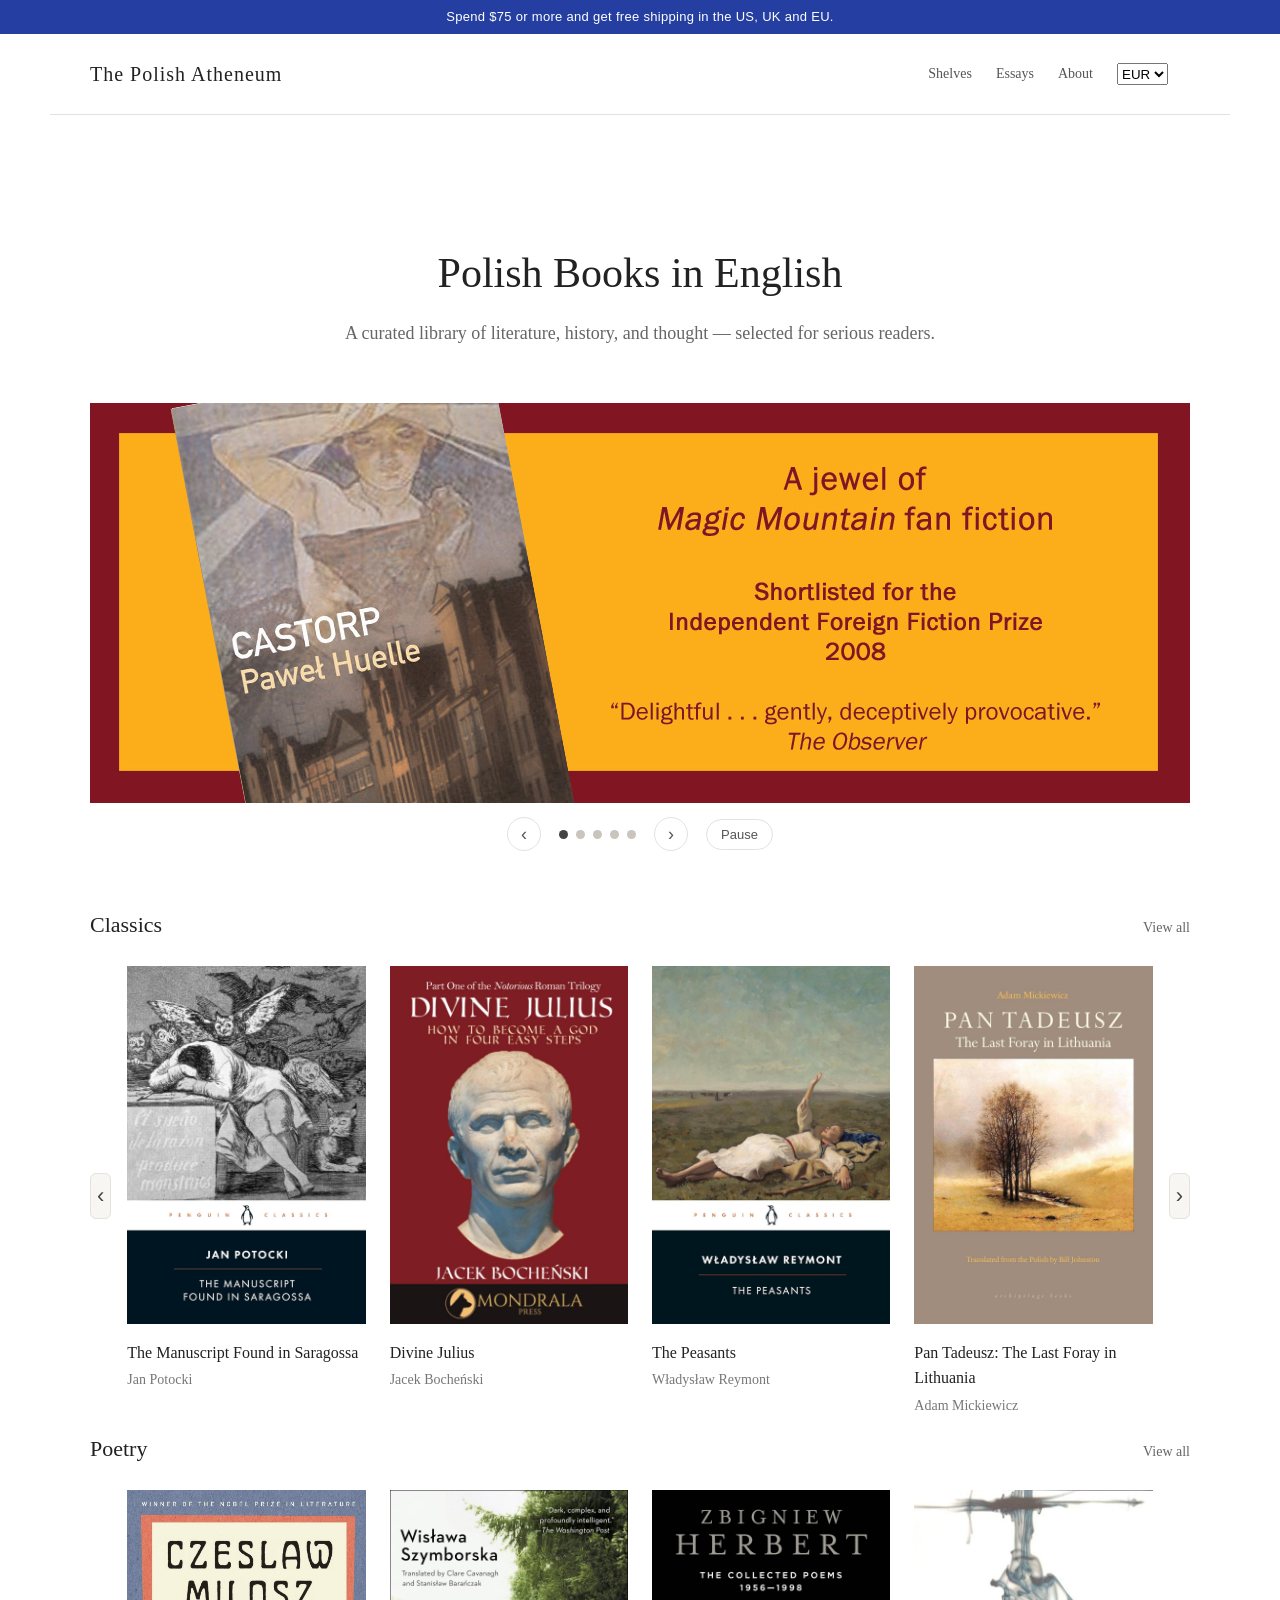
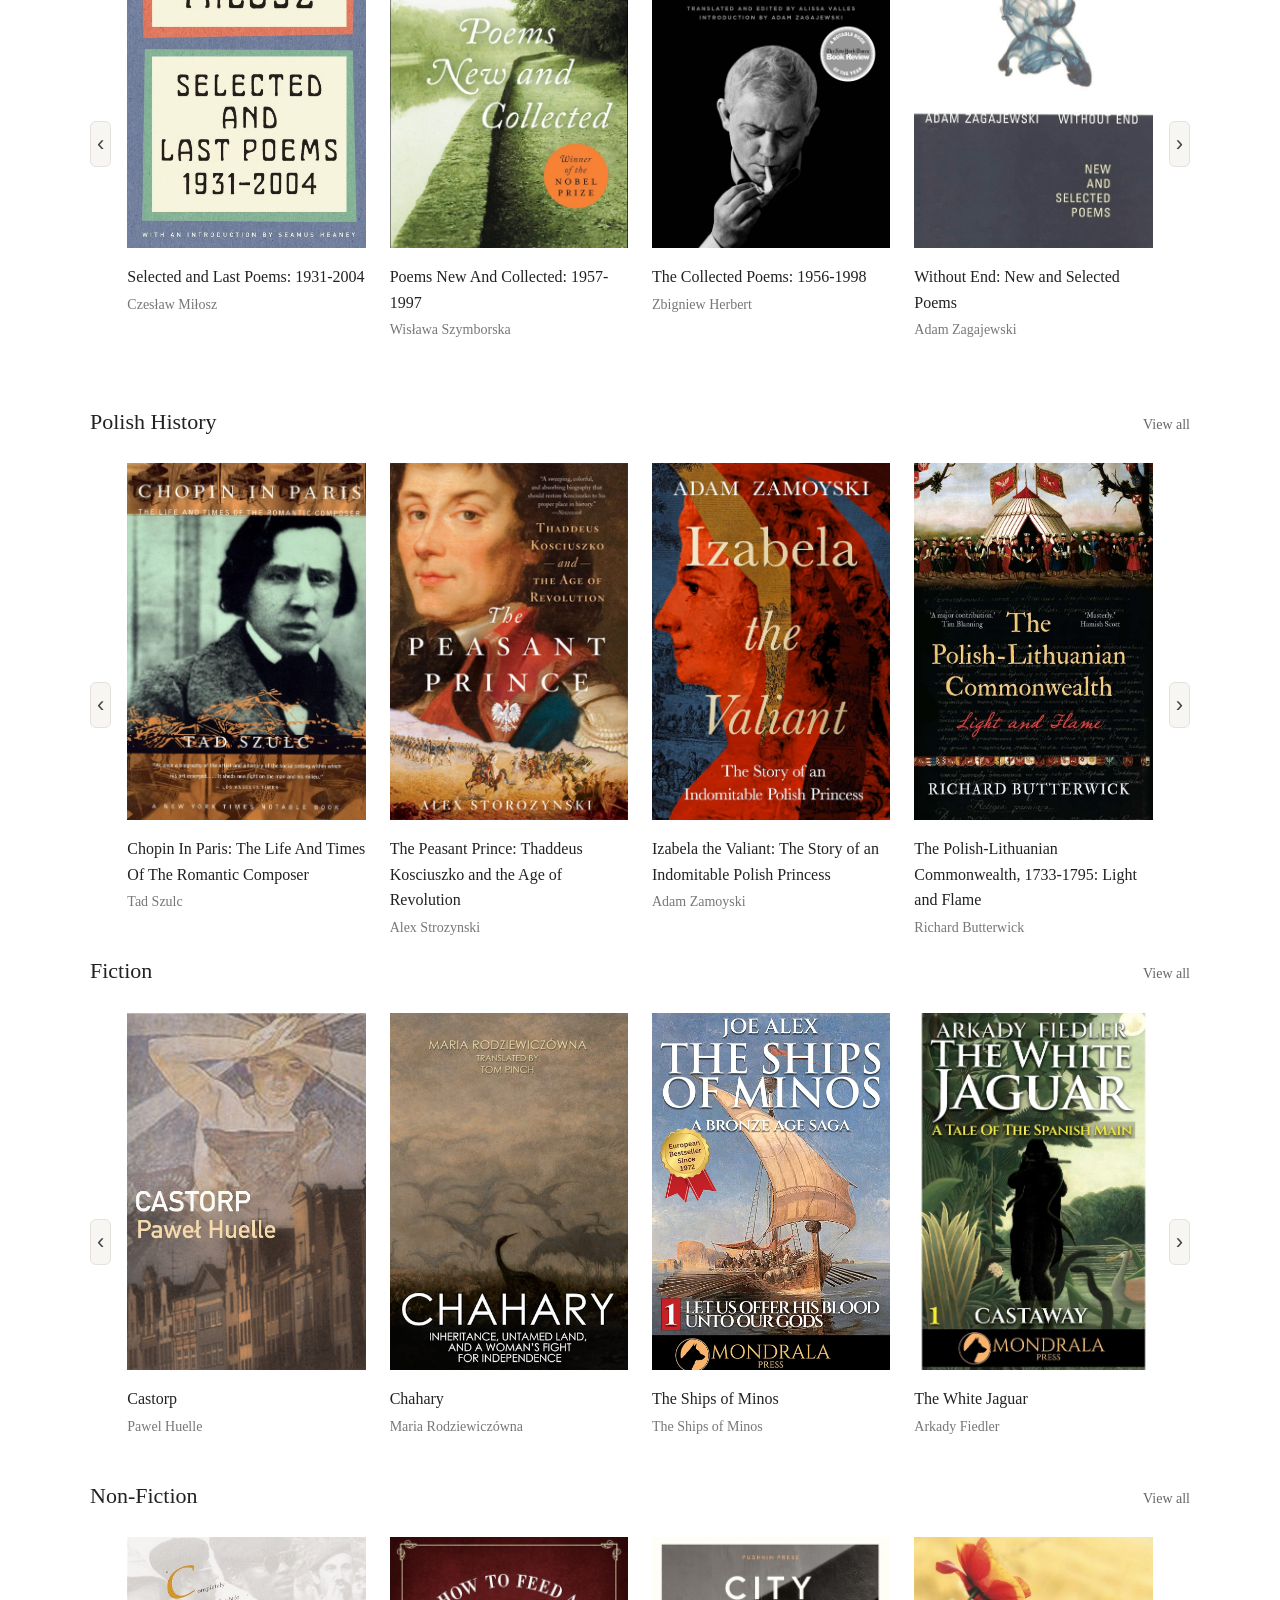
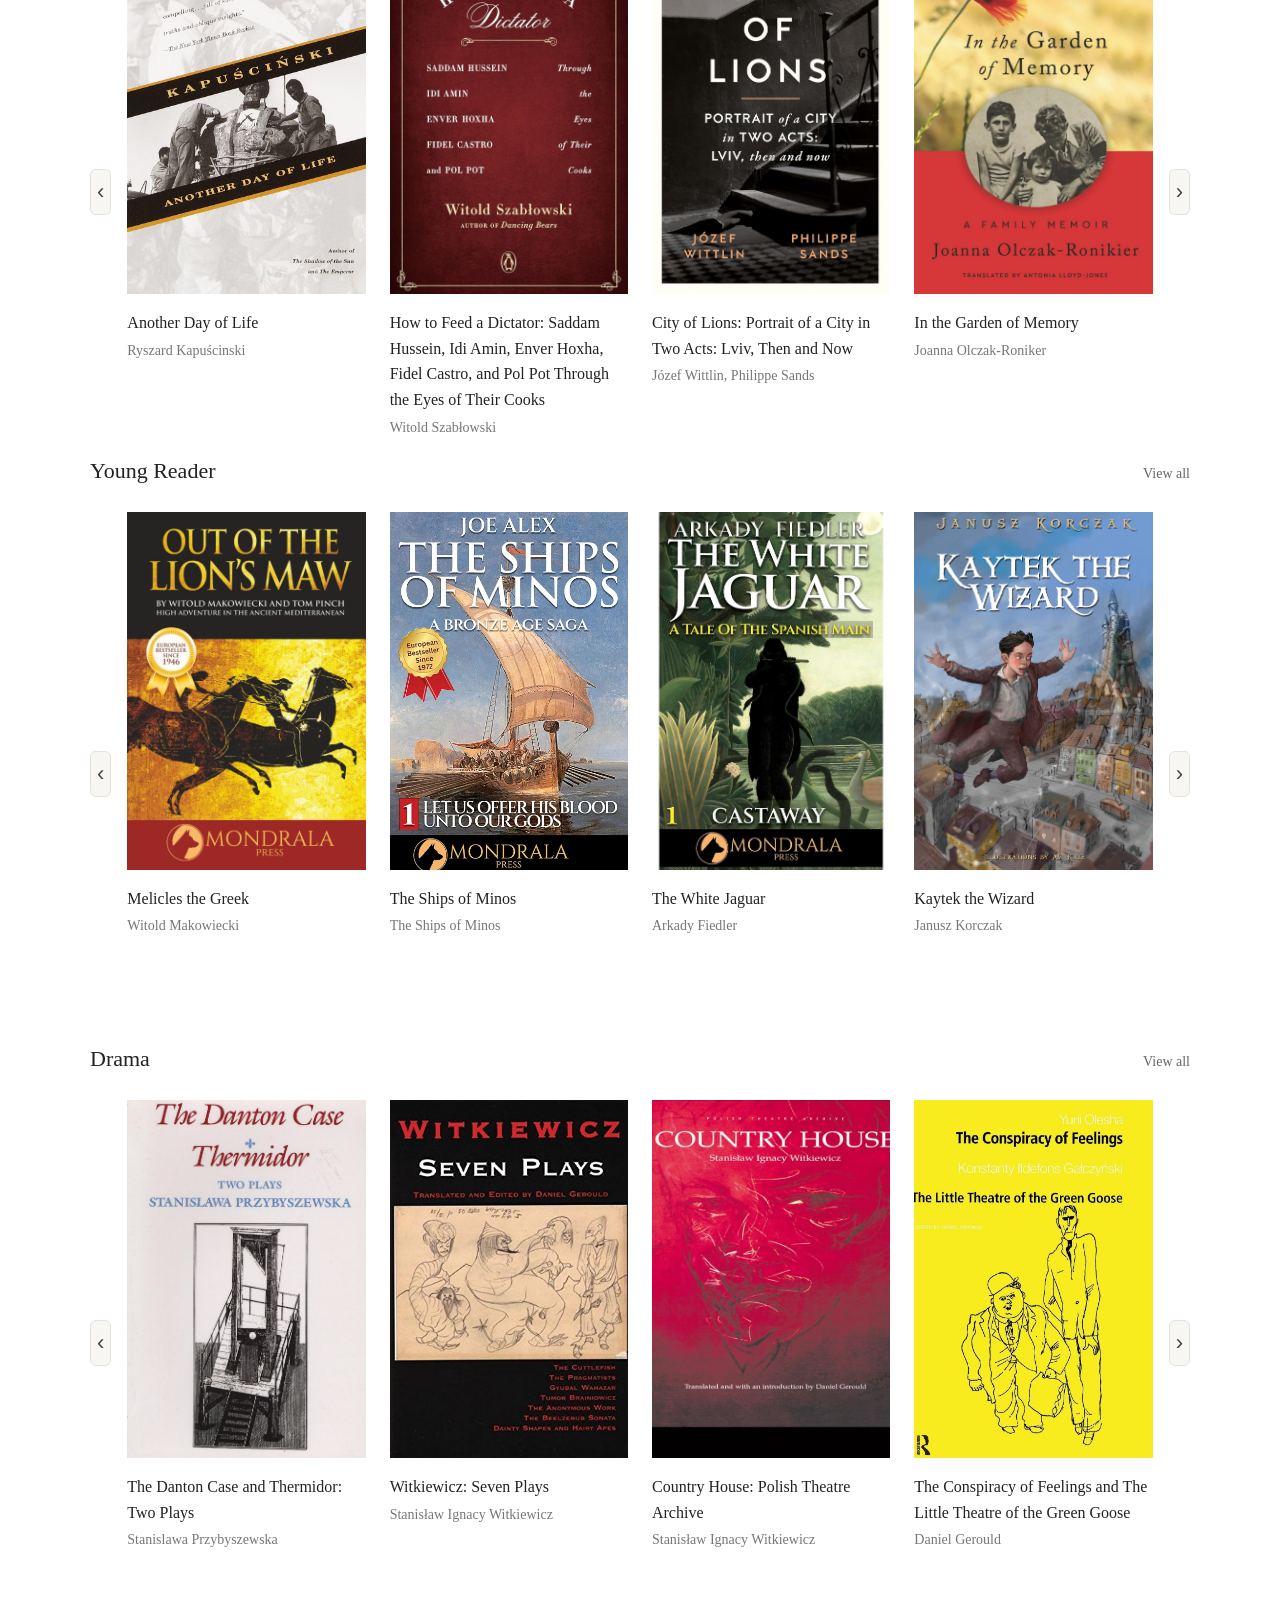
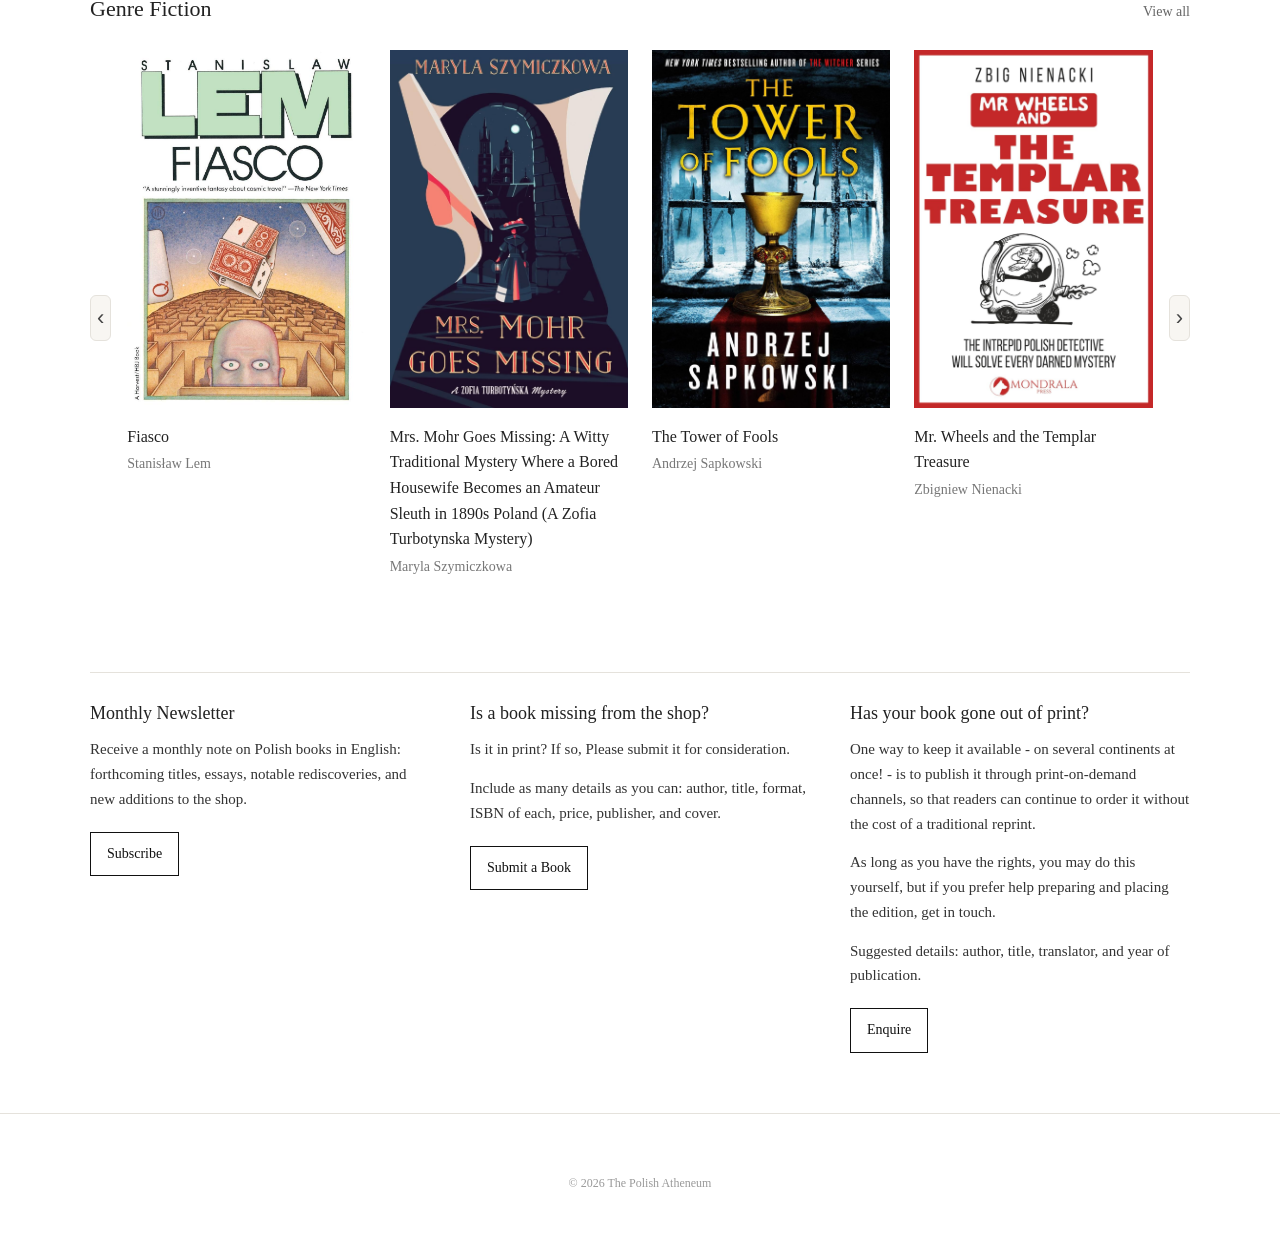
<file: index.html>
<!DOCTYPE html>
<html lang="en">
<head>
  <meta charset="UTF-8" />
  <meta name="viewport" content="width=device-width, initial-scale=1" />
  <title>The Polish Atheneum</title>
  <link rel="stylesheet" href="style.css" />
  <style>
    /* Homepage featured slider only */
    .feature-slider {
      max-width: 1180px;
      margin: 0 auto 46px;
      padding: 0 40px;
      box-sizing: border-box;
    }

    .feature-stage {
      position: relative;
      overflow: hidden;
      background: #f3f0ea;
    }

    .feature-track {
      display: flex;
      transition: transform 0.45s ease;
      will-change: transform;
    }

    .feature-slide {
      flex: 0 0 100%;
      display: block;
    }

    .feature-slide img {
      width: 100%;
      aspect-ratio: 11 / 4;
      object-fit: cover;
      display: block;
      background: #e7e2d8;
    }

    .feature-controls {
      display: flex;
      align-items: center;
      justify-content: center;
      gap: 18px;
      margin-top: 14px;
    }

    .feature-dots {
      display: flex;
      align-items: center;
      gap: 8px;
    }

    .feature-dot {
      width: 9px;
      height: 9px;
      border-radius: 50%;
      border: none;
      background: #c9c4bc;
      cursor: pointer;
      padding: 0;
    }

    .feature-dot.active {
      background: #444;
    }

    .feature-arrow,
    .feature-pause {
      border: 1px solid #e5e2dc;
      background: #fff;
      color: #555;
      cursor: pointer;
      border-radius: 20px;
      font-size: 13px;
      line-height: 1;
    }

    .feature-arrow {
      width: 34px;
      height: 34px;
      border-radius: 50%;
      font-size: 18px;
      display: inline-flex;
      align-items: center;
      justify-content: center;
      padding: 0;
    }

    .feature-pause {
      padding: 8px 14px;
    }

    .feature-arrow:hover,
    .feature-pause:hover {
      border-color: #d6d1c9;
    }

    .marketing-strip {
      max-width: 1180px;
      margin: 0 auto 60px;
      padding: 0 40px;
      box-sizing: border-box;
    }

    .marketing-grid {
      display: grid;
      grid-template-columns: repeat(3, minmax(0, 1fr));
      gap: 40px;
      border-top: 1px solid #e5e2dc;
      padding-top: 28px;
    }

    .marketing-col h3 {
      font-size: 18px;
      line-height: 1.35;
      margin: 0 0 12px;
      font-weight: 500;
    }

    .marketing-col p {
      font-size: 15px;
      line-height: 1.65;
      color: #333;
      margin: 0 0 14px;
    }

    .marketing-button {
      display: inline-block;
      border: 1px solid #111;
      color: #111;
      text-decoration: none;
      padding: 10px 16px;
      font-size: 14px;
      margin-top: 6px;
      transition: background 0.2s ease, color 0.2s ease;
    }

    .marketing-button:hover {
      background: #111;
      color: #fff;
    }

    .marketing-note {
      font-size: 13px;
      line-height: 1.6;
      color: #777;
      margin-top: 10px;
    }

    @media (max-width: 1100px) {
      .feature-slider,
      .marketing-strip {
        padding-left: clamp(60px, 7vw, 120px);
        padding-right: clamp(60px, 7vw, 120px);
      }
    }

    @media (max-width: 900px) {
      .marketing-grid {
        grid-template-columns: 1fr;
        gap: 28px;
      }
    }

    @media (max-width: 600px) {
      .feature-slider,
      .marketing-strip {
        padding: 0 18px;
      }

      .feature-slider {
        margin-bottom: 34px;
      }

      .feature-slide {
        aspect-ratio: 800 / 685;
        height: auto;
      }

      .feature-slide img {
        width: 100%;
        height: 100%;
        object-fit: cover;
      }

      .feature-controls {
        gap: 12px;
        flex-wrap: wrap;
      }

      .marketing-strip {
        margin-bottom: 42px;
      }
    }
  </style>
</head>

<body>
  <div class="top-banner">
    Spend $75 or more and get free shipping in the US, UK and EU.
  </div>

  <header>
    <div class="site-title">The Polish Atheneum</div>

    <nav>
      <a href="#">Shelves</a>
      <a href="#">Essays</a>
      <a href="#">About</a>

      <select id="currency-selector">
        <option value="EUR">EUR</option>
        <option value="USD">USD</option>
        <option value="GBP">GBP</option>
      </select>
    </nav>
  </header>

  <section class="hero">
    <h1>Polish Books in English</h1>
    <p>A curated library of literature, history, and thought — selected for serious readers.</p>
  </section>

  <section class="feature-slider" aria-label="Featured books and collections">
    <div class="feature-stage">
      <div class="feature-track" id="featureTrack"></div>
    </div>

    <div class="feature-controls">
      <button class="feature-arrow" id="featurePrev" type="button" aria-label="Previous slide">&#8249;</button>
      <div class="feature-dots" id="featureDots"></div>
      <button class="feature-arrow" id="featureNext" type="button" aria-label="Next slide">&#8250;</button>
      <button class="feature-pause" id="featurePause" type="button">Pause</button>
    </div>
  </section>

  
  <main id="shelvesRoot" class="shelves-root"></main>

<section class="marketing-strip" aria-label="Newsletter and submissions">
    <div class="marketing-grid">
      <div class="marketing-col">
        <h3>Monthly Newsletter</h3>
        <p>
          Receive a monthly note on Polish books in English: forthcoming titles,
          essays, notable rediscoveries, and new additions to the shop.
        </p>
        <a href="https://thepolishatheneum.substack.com/" target="_blank" rel="noopener" class="marketing-button">
          Subscribe
        </a>
       
      </div>

      <div class="marketing-col">
        <h3>Is a book missing from the shop?</h3>
        <p>
          Is it in print? If so, Please submit it for consideration.
        </p>
        <p class="marketing-note">
          Include as many details as you can: author, title, format, ISBN of each, price, publisher, and cover.
        </p>
        <a href="submit-book.html" class="marketing-button">
          Submit a Book
        </a>
      </div>

      <div class="marketing-col">
        <h3>Has your book gone out of print?</h3>
        <p>
          One way to keep it available - on several continents at once! - is to publish it through print-on-demand channels,
          so that readers can continue to order it without the cost of a traditional reprint.
        </p>
        <p>
          As long as you have the rights, you may do this yourself, but if you prefer help preparing and placing the edition,
          get in touch.
        </p>
        <p class="marketing-note">
          Suggested details: author, title, translator, and year of publication.
        </p>
        <a href="contact.html" class="marketing-button">
          Enquire
        </a>
      </div>
    </div>
  </section>

  
  <footer>© 2026 The Polish Atheneum</footer>

  <script>
    const SHELF_ORDER = [
      "Classics",
      "Poetry",
      "Polish History",
      "Fiction",
      "Genre Literature",
      "Non-Fiction",
      "Young Reader"
    ];

    const MAX_ROW_ITEMS = 14;

    const CURRENCY_KEY = "vistula_currency";
    const SYMBOL = { EUR: "€", USD: "$", GBP: "£" };

    const FEATURE_SLIDES = [
      { image: "slides/slide-1.jpg", link: "book.html?id=castorp", alt: "Castorp" },
      { image: "slides/slide-2.jpg", link: "book.html?id=wheels-templars", alt: "Mr. Wheels and the Templar Treasure" },
      { image: "slides/slide-3.jpg", link: "book.html?id=chahary", alt: "Chahary" },
      { image: "slides/slide-4.jpg", link: "book.html?id=another-day-of-life", alt: "Another Day of Life" },
      { image: "slides/slide-5.jpg", link: "book.html?id=izabela-the-valiant", alt: "Izabela the Valiant" }
    ];

    const SHELF_ALIASES = {
      "non-fiction": "Non-Fiction",
      "non fiction": "Non-Fiction",
      "genre literature": "Genre Literature",
      "young reader": "Young Reader",
      "polish history": "Polish History",
      "books in focus": "Books in Focus"
    };

    let featureIndex = 0;
    let featureTimer = null;
    let featurePaused = false;
    const FEATURE_INTERVAL = 8000;

    function getCurrency() {
      return localStorage.getItem(CURRENCY_KEY) || "EUR";
    }

    function setCurrency(cur) {
      localStorage.setItem(CURRENCY_KEY, cur);
    }

    function formatMoney(value, cur) {
      if (value === null || value === undefined || value === "") return "";
      const num = Number(value);
      const formatted = Number.isFinite(num) ? num.toFixed(2) : String(value);
      return `${SYMBOL[cur] || ""}${formatted}`;
    }

    function priceFor(book, cur) {
      if (cur === "USD") return book.price_usd ?? "";
      if (cur === "GBP") return book.price_gbp ?? "";
      return book.price_eur ?? "";
    }

    const categoryHref = name => `category.html?name=${encodeURIComponent(name)}`;
    const bookHref = id => `book.html?id=${encodeURIComponent(id)}`;

    async function loadCatalog() {
      const res = await fetch("catalog.json");
      if (!res.ok) throw new Error("Could not load catalog.json");
      return await res.json();
    }

    function canonicalShelfName(name) {
      const raw = String(name || "").trim();
      if (!raw) return "";
      const alias = SHELF_ALIASES[raw.toLowerCase()];
      return alias || raw;
    }

    function normalizeShelves(b) {
      if (Array.isArray(b.shelves)) {
        return b.shelves.map(canonicalShelfName).filter(Boolean);
      }
      if (typeof b.shelves === "string" && b.shelves.trim()) {
        return b.shelves.split(";").map(canonicalShelfName).filter(Boolean);
      }
      if (b.shelf) return [canonicalShelfName(b.shelf)].filter(Boolean);
      if (b.category) return [canonicalShelfName(b.category)].filter(Boolean);
      return ["More"];
    }

    function groupByShelf(books) {
      const map = new Map();

      for (const b of books) {
        const shelves = normalizeShelves(b);
        for (const shelf of shelves) {
          if (!map.has(shelf)) map.set(shelf, []);
          map.get(shelf).push(b);
        }
      }

      return map;
    }

    function bookCardHTML(b, cur) {
      const cover = b.cover
        ? `<img class="cover-img" src="${b.cover}" alt="${b.title} cover">`
        : `<div class="cover"></div>`;

      const v = priceFor(b, cur);

      return `
        <a class="book" href="${bookHref(b.id)}">
          ${cover}
          <h3>${b.title}</h3>
          <p class="author">${b.author}</p>
          <p class="price">${formatMoney(v, cur)}</p>
        </a>
      `;
    }

    function viewAllCardHTML(shelfName, total) {
      return `
        <a class="book view-all-card" href="${categoryHref(shelfName)}">
          <div class="view-all-box">
            <div class="view-all-title">View all</div>
            <div class="view-all-sub">${total} titles</div>
          </div>
        </a>
      `;
    }

    function shelfSectionHTML(title, books, cur) {
      const sortedBooks = [...books].sort((a, b) => {
        const ao = Number(a.shelf_order ?? 999999);
        const bo = Number(b.shelf_order ?? 999999);
        if (ao !== bo) return ao - bo;
        return String(a.title || "").localeCompare(String(b.title || ""));
      });

      const total = sortedBooks.length;
      const shown = sortedBooks.slice(0, MAX_ROW_ITEMS);
      const showViewAll = total > shown.length;

      const carouselId = `carousel-${encodeURIComponent(title).replace(/%/g, "")}`;

      return `
        <section class="shelf-section">
          <div class="shelf-head">
            <h2><a class="shelf-title-link" href="${categoryHref(title)}">${title}</a></h2>
            <a class="shelf-link" href="${categoryHref(title)}">View all</a>
          </div>

          <div class="carousel-wrap">
            <button class="carousel-btn prev" data-target="${carouselId}">‹</button>

            <div class="row-carousel" id="${carouselId}">
              ${shown.map(b => bookCardHTML(b, cur)).join("")}
              ${showViewAll ? viewAllCardHTML(title, total) : ""}
            </div>

            <button class="carousel-btn next" data-target="${carouselId}">›</button>
          </div>
        </section>
      `;
    }

    function wireCarouselButtons() {
      document.querySelectorAll(".carousel-btn").forEach(btn => {
        btn.addEventListener("click", () => {
          const id = btn.getAttribute("data-target");
          const el = document.getElementById(id);
          if (!el) return;
          const dir = btn.classList.contains("prev") ? -1 : 1;
          el.scrollBy({ left: dir * el.clientWidth, behavior: "smooth" });
        });
      });
    }

    function wireCurrencySelector() {
      const selector = document.getElementById("currency-selector");
      if (!selector) return;

      selector.value = getCurrency();

      selector.addEventListener("change", () => {
        setCurrency(selector.value);
        location.reload();
      });
    }

    function renderFeatureSlider() {
      const track = document.getElementById("featureTrack");
      const dots = document.querySelectorAll(".feature-dot");
      if (!track) return;
      track.style.transform = `translateX(-${featureIndex * 100}%)`;
      dots.forEach((dot, i) => dot.classList.toggle("active", i === featureIndex));
    }

    function goToFeature(index) {
      featureIndex = (index + FEATURE_SLIDES.length) % FEATURE_SLIDES.length;
      renderFeatureSlider();
    }

    function nextFeature() {
      goToFeature(featureIndex + 1);
    }

    function prevFeature() {
      goToFeature(featureIndex - 1);
    }

    function stopFeatureTimer() {
      if (featureTimer) {
        clearInterval(featureTimer);
        featureTimer = null;
      }
    }

    function startFeatureTimer() {
      stopFeatureTimer();
      if (!featurePaused && FEATURE_SLIDES.length > 1) {
        featureTimer = setInterval(nextFeature, FEATURE_INTERVAL);
      }
    }

    function buildFeatureSlider() {
      const track = document.getElementById("featureTrack");
      const dots = document.getElementById("featureDots");
      const prevBtn = document.getElementById("featurePrev");
      const nextBtn = document.getElementById("featureNext");
      const pauseBtn = document.getElementById("featurePause");

      if (!track || !dots || !prevBtn || !nextBtn || !pauseBtn) return;

      track.innerHTML = FEATURE_SLIDES.map((slide, i) => `
        <a class="feature-slide" href="${slide.link}">
          <picture>
            <source media="(max-width: 600px)" srcset="${slide.image.replace('.jpg', '_mobile.jpg')}">
            <img src="${slide.image}" alt="${slide.alt || `Featured slide ${i + 1}`}">
          </picture>
        </a>
      `).join("");

      dots.innerHTML = FEATURE_SLIDES.map((_, i) => `
        <button class="feature-dot${i === 0 ? " active" : ""}" type="button" aria-label="Go to slide ${i + 1}" data-index="${i}"></button>
      `).join("");

      prevBtn.addEventListener("click", () => {
        prevFeature();
        startFeatureTimer();
      });

      nextBtn.addEventListener("click", () => {
        nextFeature();
        startFeatureTimer();
      });

      dots.addEventListener("click", (e) => {
        const btn = e.target.closest(".feature-dot");
        if (!btn) return;
        goToFeature(Number(btn.dataset.index));
        startFeatureTimer();
      });

      pauseBtn.addEventListener("click", () => {
        featurePaused = !featurePaused;
        pauseBtn.textContent = featurePaused ? "Play" : "Pause";
        if (featurePaused) {
          stopFeatureTimer();
        } else {
          startFeatureTimer();
        }
      });

      renderFeatureSlider();
      startFeatureTimer();
    }

    (async () => {
      const root = document.getElementById("shelvesRoot");

      try {
        const cur = getCurrency();
        const books = await loadCatalog();
        const grouped = groupByShelf(books);

        const parts = [];

        for (const name of SHELF_ORDER) {
          const arr = grouped.get(name);
          if (arr && arr.length) {
            parts.push(shelfSectionHTML(name, arr, cur));
            grouped.delete(name);
          }
        }

        const remaining = Array.from(grouped.keys())
          .filter(name => canonicalShelfName(name) !== "Books in Focus")
          .sort((a, b) => a.localeCompare(b));

        for (const name of remaining) {
          parts.push(shelfSectionHTML(name, grouped.get(name), cur));
        }

        root.innerHTML = parts.join("");
        wireCarouselButtons();
        wireCurrencySelector();
        buildFeatureSlider();
      } catch (e) {
        console.error(e);
        root.innerHTML = `<p style="color:red;">Failed to load catalog.</p>`;
      }
    })();
  </script>
</body>
</html>
</file>
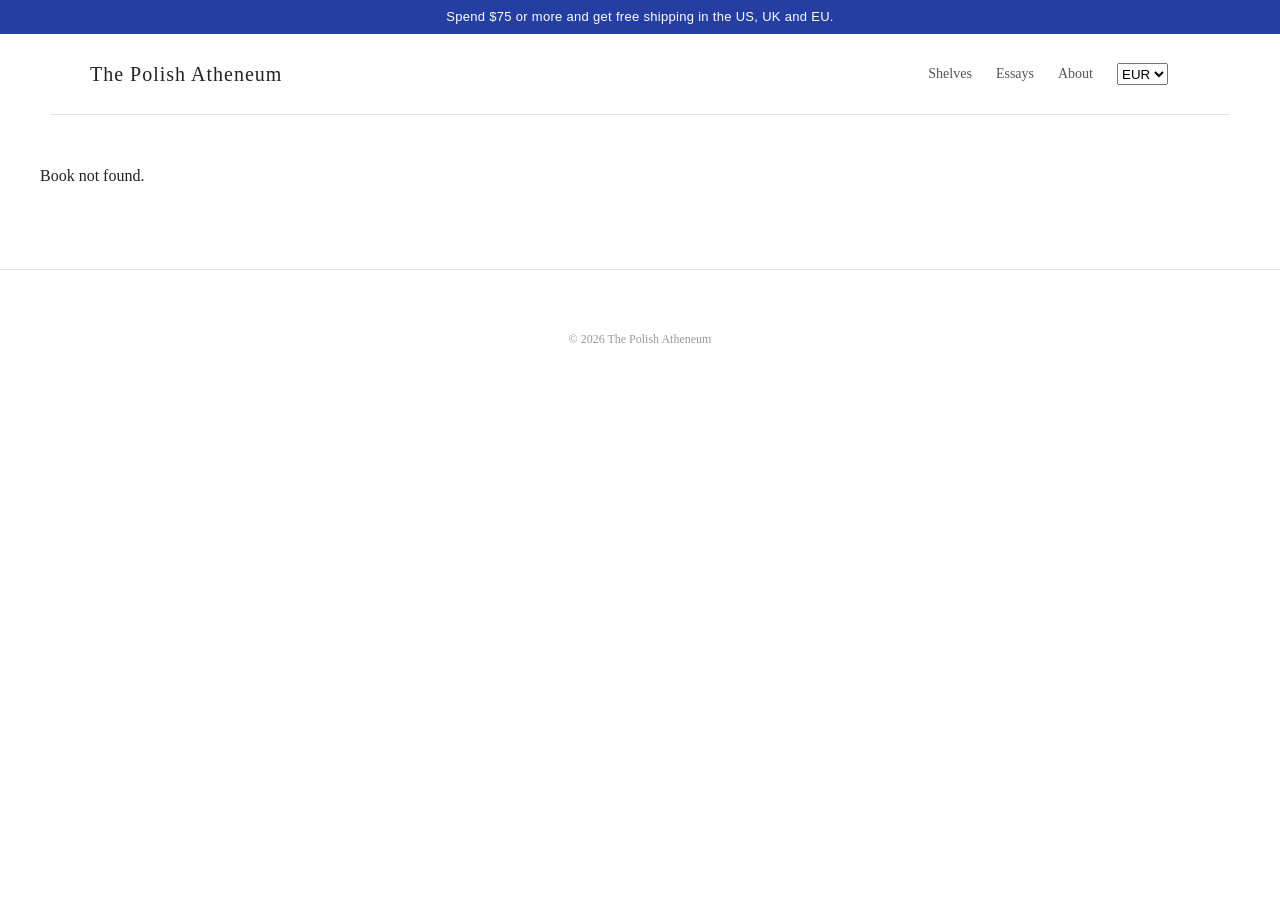
<file: book.html>
<!DOCTYPE html>
<html lang="en">
<head>
  <meta charset="UTF-8" />
  <meta name="viewport" content="width=device-width, initial-scale=1" />
  <title>Book – The Polish Atheneum</title>
  <link rel="stylesheet" href="style.css" />
  <style>
    .product-page {
      max-width: 1200px;
      margin: 0 auto;
      padding: 32px 24px 64px;
    }

    .breadcrumbs {
      font-size: 13px;
      color: #777;
      margin-bottom: 22px;
      line-height: 1.5;
    }

    .breadcrumbs a {
      color: inherit;
      text-decoration: none;
    }

    .breadcrumbs a:hover {
      text-decoration: underline;
    }

    .product-top {
      display: grid;
      grid-template-columns: minmax(280px, 420px) minmax(320px, 1fr);
      gap: 48px;
      align-items: start;
      margin-bottom: 56px;
    }

    .product-cover-wrap {
      position: sticky;
      top: 20px;
    }

    .product-cover {
      width: 100%;
      border: 1px solid #ddd;
      background: #f7f7f7;
      aspect-ratio: 2 / 3;
      display: flex;
      align-items: center;
      justify-content: center;
      overflow: hidden;
    }

    .product-cover img {
      width: 100%;
      height: 100%;
      object-fit: cover;
      display: block;
    }

    .product-series {
      font-size: 12px;
      letter-spacing: 0.08em;
      text-transform: uppercase;
      color: #8a8a8a;
      margin-bottom: 10px;
    }

    .product-title {
      font-size: clamp(30px, 4vw, 46px);
      line-height: 1.08;
      margin: 0 0 12px;
      font-weight: 500;
    }

    .product-contributors {
      font-size: 18px;
      line-height: 1.5;
      margin: 0 0 18px;
      color: #333;
    }

    .product-price {
      font-size: 24px;
      margin: 0 0 18px;
      min-height: 1.2em;
    }

    .product-tags {
      display: flex;
      flex-wrap: wrap;
      gap: 8px;
      margin: 0 0 22px;
      padding: 0;
      list-style: none;
    }

    .product-tags li {
      border: 1px solid #ddd;
      padding: 6px 10px;
      font-size: 13px;
      color: #555;
      border-radius: 999px;
    }

    .product-buybox {
      border-top: 1px solid #ddd;
      border-bottom: 1px solid #ddd;
      padding: 22px 0;
      margin: 0 0 24px;
    }

    .buy-row {
      margin-bottom: 16px;
    }

    .buy-row label {
      display: block;
      font-size: 13px;
      color: #666;
      margin-bottom: 6px;
    }

    .buy-row select,
    .buy-row input {
      width: 100%;
      max-width: 280px;
      padding: 10px 12px;
      border: 1px solid #bbb;
      background: white;
      font-size: 15px;
    }

    .buy-actions {
      display: flex;
      gap: 12px;
      align-items: center;
      flex-wrap: wrap;
      margin-top: 18px;
    }

    .primary-button {
      display: inline-block;
      background: #111;
      color: white;
      text-decoration: none;
      padding: 13px 22px;
      font-size: 15px;
      border: none;
      cursor: pointer;
    }

    .primary-button:hover {
      background: #333;
    }

    .primary-button.disabled {
      background: #777;
      cursor: default;
      pointer-events: none;
    }

    .secondary-link {
      font-size: 14px;
      color: #444;
      text-decoration: none;
    }

    .secondary-link:hover {
      text-decoration: underline;
    }

    .product-description {
      font-size: 17px;
      line-height: 1.75;
      color: #222;
      margin-bottom: 44px;
      max-width: 72ch;
    }

    .product-description p {
      margin: 0 0 1em;
    }

    .product-description p:last-child {
      margin-bottom: 0;
    }

    .product-sections {
      display: grid;
      grid-template-columns: 1.1fr 1fr;
      gap: 56px;
    }

    .section-block h2 {
      font-size: 20px;
      margin: 0 0 18px;
      border-bottom: 1px solid #ddd;
      padding-bottom: 10px;
      font-weight: 500;
    }

    .book-info-list {
      margin: 0;
      padding: 0;
      list-style: none;
    }

    .book-info-list li {
      padding: 10px 0;
      border-bottom: 1px solid #eee;
      font-size: 15px;
      line-height: 1.5;
    }

    .book-info-list strong {
      display: inline-block;
      min-width: 140px;
      color: #222;
    }

    .praise-list {
      margin: 0;
      padding: 0;
      list-style: none;
    }

    .praise-list li {
      margin-bottom: 22px;
      padding-bottom: 22px;
      border-bottom: 1px solid #eee;
    }

    .praise-quote {
      font-size: 16px;
      line-height: 1.7;
      margin: 0 0 8px;
      color: #222;
    }

    .praise-source {
      font-size: 14px;
      color: #666;
    }

    .video-section {
      margin-top: 56px;
     }

    .video-list {
      display: flex;
      flex-direction: column;
      gap: 36px;
    }

    .video-section h2 {
      font-size: 20px;
      margin: 0 0 18px;
      border-bottom: 1px solid #ddd;
      padding-bottom: 10px;
     font-weight: 500;
    }

   .video-feature {
      display: grid;
      grid-template-columns: 58% 1fr;
      gap: 32px;
      align-items: start;
    }

    .video-embed {
      min-width: 0;
    }

    .video-copy {
      min-width: 0;
    }

    .video-embed iframe,
    .video-embed img {
      width: 100%;
      display: block;
      border: 0;
    }

     .video-embed iframe {
       aspect-ratio: 16 / 9;
       background: #000;
    }

     .video-embed img {
       border: 1px solid #ddd;
     }

    .video-copy h3 {
      font-size: 20px;
     line-height: 1.35;
    margin: 0 0 12px;
    font-weight: 500;
    }

    .video-copy p {
      font-size: 16px;
      line-height: 1.7;
      color: #222;
      margin: 0 0 16px;
    }

    @media (max-width: 900px) {
      .video-feature {
      grid-template-columns: 1fr;
      gap: 22px;
    }
   }

    .related-books-section {
      margin-top: 64px;
    }

    .related-books-section h2 {
      font-size: 20px;
      margin: 0 0 18px;
      border-bottom: 1px solid #ddd;
      padding-bottom: 10px;
      font-weight: 500;
    }

    .related-carousel-wrap {
      position: relative;
      display: flex;
      align-items: center;
      gap: 14px;
    }

    .related-carousel {
      display: flex;
      gap: 22px;
      overflow-x: auto;
      scroll-behavior: smooth;
      scrollbar-width: none;
      width: 100%;
    }

    .related-carousel::-webkit-scrollbar {
      display: none;
    }

    .related-carousel-btn {
      width: 38px;
      height: 46px;
      border: 1px solid #ddd;
      background: #fff;
      cursor: pointer;
      font-size: 22px;
      line-height: 1;
      flex: 0 0 auto;
    }

    .related-book-card {
      text-decoration: none;
      color: inherit;
      flex: 0 0 180px;
    }

    .related-book-cover {
      width: 100%;
      aspect-ratio: 2 / 3;
      background: #f4f4f4;
      border: 1px solid #ddd;
      margin-bottom: 12px;
      overflow: hidden;
      display: flex;
      align-items: center;
      justify-content: center;
    }

    .related-book-cover img {
      width: 100%;
      height: 100%;
      object-fit: cover;
      display: block;
    }

    .related-book-title {
      font-size: 15px;
      line-height: 1.4;
      margin-bottom: 6px;
    }

    .related-book-author,
    .related-book-price {
      font-size: 13px;
      color: #666;
      line-height: 1.4;
    }


    @media (max-width: 900px) {
      .product-top,
      .product-sections {
        grid-template-columns: 1fr;
        gap: 32px;
      }

      .product-cover-wrap {
        position: static;
        max-width: 420px;
      }
    }

    @media (max-width: 700px) {
      .related-carousel-wrap {
        gap: 8px;
      }

      .related-book-card {
        flex-basis: 140px;
      }

      .related-carousel-btn {
        display: none;
      }
    }
  </style>
</head>
<body>
  <div class="top-banner">
    Spend $75 or more and get free shipping in the US, UK and EU.
  </div>

  <header>
    <div class="site-title">The Polish Atheneum</div>
    <nav>
      <a href="index.html">Shelves</a>
      <a href="#">Essays</a>
      <a href="#">About</a>
      <select id="currency-selector" aria-label="Select currency">
        <option value="EUR">EUR</option>
        <option value="USD">USD</option>
        <option value="GBP">GBP</option>
      </select>
    </nav>
  </header>

  <main class="product-page" id="productRoot">
    <p>Loading book…</p>
  </main>

  <footer>© 2026 The Polish Atheneum</footer>

  <script>
    const CURRENCY_KEY = "vistula_currency";
    const SYMBOL = { EUR: "€", USD: "$", GBP: "£" };

    function getCurrency() {
      return localStorage.getItem(CURRENCY_KEY) || "EUR";
    }

    function setCurrency(cur) {
      localStorage.setItem(CURRENCY_KEY, cur);
    }

    function formatMoney(value, cur) {
      if (value === null || value === undefined || value === "") return "";
      const num = Number(value);
      return Number.isFinite(num)
        ? `${SYMBOL[cur] || ""}${num.toFixed(2)}`
        : `${SYMBOL[cur] || ""}${value}`;
    }

    function getEditionPrice(edition, cur) {
      if (!edition) return "";
      if (cur === "USD") return edition.price_usd ?? "";
      if (cur === "GBP") return edition.price_gbp ?? "";
      return edition.price_eur ?? "";
    }

    function getQueryParam(name) {
      return new URLSearchParams(window.location.search).get(name);
    }

    async function loadCatalog() {
      const res = await fetch("catalog.json");
      if (!res.ok) throw new Error("Could not load catalog.json");
      return await res.json();
    }

    function escapeHtml(value) {
      return String(value ?? "")
        .replace(/&/g, "&amp;")
        .replace(/</g, "&lt;")
        .replace(/>/g, "&gt;")
        .replace(/\"/g, "&quot;")
        .replace(/'/g, "&#39;");
    }

    function contributorLine(book) {
      const bits = [];
      if (book.author) bits.push(`by ${book.author}`);
      if (book.translator) bits.push(`translated by ${book.translator}`);
      if (book.introduction) bits.push(`introduction by ${book.introduction}`);
      return bits.join(", ");
    }

    function normalizeShelfName(name) {
      const raw = String(name || "").trim();
      if (!raw) return "";
      const lowered = raw.toLowerCase();
      if (lowered === "non-fiction" || lowered === "non fiction") return "Non-Fiction";
      if (lowered === "books in focus") return "Books in Focus";
      if (lowered === "young reader") return "Young Reader";
      if (lowered === "polish history") return "Polish History";
      return raw;
    }

    function getShelves(book) {
      if (!Array.isArray(book.shelves)) return [];
      return book.shelves
        .map(normalizeShelfName)
        .filter(Boolean);
    }

    function getPrimaryShelf(book) {
      return getShelves(book)[0] || "Books";
    }

    function tagList(book) {
      const tags = [];
      const shelves = getShelves(book);

      shelves.forEach(shelf => tags.push(shelf));
      if (book.genre) tags.push(book.genre);
      if (book.series) tags.push(book.series);

      return [...new Set(tags)];
    }

    function normalizeEditions(book) {
      if (!Array.isArray(book.editions)) return [];

      return book.editions.filter(ed => {
        if (!ed) return false;
        const hasFormat = String(ed.format || "").trim() !== "";
        const hasAnyOtherData =
          String(ed.publisher || "").trim() !== "" ||
          String(ed.supplier || "").trim() !== "" ||
          String(ed.sku || "").trim() !== "" ||
          String(ed.buy_link || "").trim() !== "" ||
          String(ed.isbn || "").trim() !== "" ||
          String(ed.price_eur ?? "").trim() !== "" ||
          String(ed.price_usd ?? "").trim() !== "" ||
          String(ed.price_gbp ?? "").trim() !== "";
        return hasFormat && hasAnyOtherData;
      });
    }

    function renderFormatOptions(editions) {
      return editions.map((ed, index) =>
        `<option value="${index}">${escapeHtml(ed.format)}</option>`
      ).join("");
    }

    function normalizeDescription(raw) {
      if (!raw) return "";
      const text = String(raw).trim();
      if (!text) return "";

      const hasHtml = /<\/?[a-z][\s\S]*>/i.test(text);
      if (hasHtml) return text;

      return text
        .split(/\n\s*\n/)
        .map(paragraph => `<p>${escapeHtml(paragraph).replace(/\n/g, "<br>")}</p>`)
        .join("");
    }

    function normalizePraiseText(raw) {
      if (!raw) return "";
      const text = String(raw).trim();
      if (!text) return "";

      return escapeHtml(text).replace(/\n/g, "<br>");
}
    
    function getPraise(book) {
      if (Array.isArray(book.praise) && book.praise.length) {
        return book.praise
          .filter(item => item && (item.quote || item.source))
          .map(item => ({
            quote: item.quote || "",
            source: item.source || ""
          }));
      }

      const praise = [];
      for (let i = 1; i <= 6; i += 1) {
        const quote = book[`praise_${i}`];
        const source = book[`praiser_${i}`] || book[`source_${i}`] || "";
        if (quote || source) {
          praise.push({ quote: quote || "", source });
        }
      }
      return praise;
    }

    function getVideos(book) {
      if (!Array.isArray(book.videos)) return [];

      return book.videos.filter(video =>
        video &&
        (
         String(video.embed || "").trim() !== "" ||
         String(video.url || "").trim() !== ""
        )
      );
    }

    function renderBook(book, cur) {
      const editions = normalizeEditions(book);
      const firstEdition = editions[0] || null;
      const price = firstEdition ? formatMoney(getEditionPrice(firstEdition, cur), cur) : "";
      const tags = tagList(book);
      const description = normalizeDescription(
        book.description_long || book.description_short || book.description || book.blurb || ""
      );
      const praise = getPraise(book);
      
      const primaryShelf = getPrimaryShelf(book);
      const videos = getVideos(book);
      const formatControl = editions.length
        ? `
          <div class="buy-row">
            <label for="format-selector">Format</label>
            <select id="format-selector">
              ${renderFormatOptions(editions)}
            </select>
          </div>
        `
        : "";

      const firstBuyLink = firstEdition && firstEdition.buy_link ? firstEdition.buy_link : "";
      const buyLabel = firstBuyLink ? "Buy now" : "Unavailable";
      const buyClass = firstBuyLink ? "primary-button" : "primary-button disabled";

      return `
        <nav class="breadcrumbs">
          <a href="index.html">Home</a> /
          <a href="category.html?name=${encodeURIComponent(primaryShelf)}">${escapeHtml(primaryShelf)}</a> /
          <span>${escapeHtml(book.title || "")}</span>
        </nav>

        <section class="product-top">
          <div class="product-cover-wrap">
            <div class="product-cover">
              ${book.cover ? `<img src="${escapeHtml(book.cover)}" alt="${escapeHtml(book.title || "Book")} cover">` : `<span>No cover</span>`}
            </div>
          </div>

          <div class="product-meta">
            ${book.series ? `<div class="product-series">${escapeHtml(book.series)}${book.series_number ? ` · ${escapeHtml(book.series_number)}` : ""}</div>` : ""}
            <h1 class="product-title">${escapeHtml(book.title || "")}</h1>
            ${contributorLine(book) ? `<p class="product-contributors">${escapeHtml(contributorLine(book))}</p>` : ""}
            <p class="product-price" id="edition-price">${escapeHtml(price)}</p>

            ${tags.length ? `
              <ul class="product-tags">
                ${tags.map(tag => `<li>${escapeHtml(tag)}</li>`).join("")}
              </ul>
            ` : ""}

            <div class="product-buybox">
              ${formatControl}

              <div class="buy-row">
                <label for="qty">Quantity</label>
                <input id="qty" type="number" min="1" value="1" />
              </div>

              <div class="buy-actions">
                <a href="${firstBuyLink || "#"}" class="${buyClass}" id="buy-button">${buyLabel}</a>
                <a href="#" class="secondary-link">Request review copy</a>
              </div>
            </div>

            ${description ? `<div class="product-description">${description}</div>` : ""}
          </div>
        </section>

        <section class="product-sections">
          <div class="section-block">
            <h2>Additional Book Information</h2>
            <ul class="book-info-list">
              ${book.series ? `<li><strong>Series:</strong> ${escapeHtml(book.series)}${book.series_number ? ` ${escapeHtml(book.series_number)}` : ""}</li>` : ""}
              ${getShelves(book).length ? `<li><strong>Shelf:</strong> ${escapeHtml(getShelves(book).join(", "))}</li>` : ""}
              ${book.language_original ? `<li><strong>Original Language:</strong> ${escapeHtml(book.language_original)}</li>` : ""}
              ${book.pages ? `<li><strong>Pages:</strong> ${escapeHtml(book.pages)}</li>` : ""}
              ${book.pub_date ? `<li><strong>Publication Date:</strong> ${escapeHtml(book.pub_date)}</li>` : ""}
              <li id="edition-format-row" style="display:none;"><strong>Format:</strong> <span id="edition-format"></span></li>
              <li id="edition-publisher-row" style="display:none;"><strong>Publisher:</strong> <span id="edition-publisher"></span></li>
              <li id="edition-supplier-row" style="display:none;"><strong>Supplier:</strong> <span id="edition-supplier"></span></li>
              <li id="edition-sku-row" style="display:none;"><strong>SKU:</strong> <span id="edition-sku"></span></li>
              <li id="edition-isbn-row" style="display:none;"><strong>ISBN:</strong> <span id="edition-isbn"></span></li>
            </ul>
          </div>

          <div class="section-block">
            <h2>Praise</h2>
            ${
              praise.length
                ? `<ul class="praise-list">
                    ${praise.map(item => `
                      <li>
                        <p class="praise-quote">${normalizePraiseText(item.quote || "")}</p>
                        <div class="praise-source">${escapeHtml(item.source || "")}</div>
                      </li>
                    `).join("")}
                  </ul>`
                : `<p>No praise entries yet.</p>`
            }
          </div>
        </section>

         ${videos.length ? `
          <section class="video-section">
            <h2>Related Video</h2>
            <div class="video-list">
              ${videos.slice(0, 3).map(video => `
                <div class="video-feature">
                  <div class="video-embed">
                    ${
                      video.embed
                        ? `<iframe
                            src="${escapeHtml(video.embed)}"
                            title="${escapeHtml(video.title || "Related video")}"
                            loading="lazy"
                            allow="accelerometer; autoplay; clipboard-write; encrypted-media; gyroscope; picture-in-picture; web-share"
                            referrerpolicy="strict-origin-when-cross-origin"
                            allowfullscreen>
                          </iframe>`
                        : video.thumbnail
                          ? `<a href="${escapeHtml(video.url || "#")}" target="_blank" rel="noopener">
                               <img src="${escapeHtml(video.thumbnail)}" alt="${escapeHtml(video.title || "Related video thumbnail")}">
                             </a>`
                          : ""
                    }
                  </div>

                  <div class="video-copy">
                    ${video.title ? `<h3>${escapeHtml(video.title)}</h3>` : ""}
                    ${video.description ? `<p>${escapeHtml(video.description)}</p>` : ""}
                    ${video.url ? `<a class="secondary-link" href="${escapeHtml(video.url)}" target="_blank" rel="noopener">Watch on source site</a>` : ""}
                  </div>
                </div>
              `).join("")}
            </div>
          </section>
        ` : ""}


        <section class="related-books-section">
          <h2>Related Books</h2>
          <div class="related-carousel-wrap">
            <button class="related-carousel-btn prev" type="button" aria-label="Scroll related books left">‹</button>
            <div class="related-carousel" id="relatedBooks"></div>
            <button class="related-carousel-btn next" type="button" aria-label="Scroll related books right">›</button>
          </div>
        </section>
      `;
    }


    function getRelatedBooks(currentBook, allBooks, limit = 8) {
      const currentId = String(currentBook.id);
      const currentShelves = getShelves(currentBook);
      const primaryShelf = currentShelves[0] || "";
      const currentSeries = String(currentBook.series || "").trim().toLowerCase();
      const currentAuthor = String(currentBook.author || "").trim().toLowerCase();

      const sameSeries = [];
      const sameAuthor = [];
      const sameShelf = [];
      const seen = new Set();

      for (const book of allBooks) {
        const bookId = String(book.id);
        if (bookId === currentId) continue;

        const bookSeries = String(book.series || "").trim().toLowerCase();
        const bookAuthor = String(book.author || "").trim().toLowerCase();
        const bookShelves = getShelves(book);

        if (currentSeries && bookSeries && bookSeries === currentSeries) {
          if (!seen.has(bookId)) {
            sameSeries.push(book);
            seen.add(bookId);
          }
          continue;
        }

        if (currentAuthor && bookAuthor && bookAuthor === currentAuthor) {
          if (!seen.has(bookId)) {
            sameAuthor.push(book);
            seen.add(bookId);
          }
          continue;
        }

        if (primaryShelf && bookShelves.includes(primaryShelf)) {
          if (!seen.has(bookId)) {
            sameShelf.push(book);
            seen.add(bookId);
          }
        }
      }

      const sortByShelfOrder = (a, b) => {
        const ao = Number(a.shelf_order ?? 9999);
        const bo = Number(b.shelf_order ?? 9999);
        return ao - bo;
      };

      sameSeries.sort(sortByShelfOrder);
      sameAuthor.sort(sortByShelfOrder);
      sameShelf.sort(sortByShelfOrder);

      return [...sameSeries, ...sameAuthor, ...sameShelf].slice(0, limit);
    }

    function formatBookCardPrice(book, cur) {
      const editions = normalizeEditions(book);
      const firstEdition = editions[0] || null;
      if (!firstEdition) return "";
      return formatMoney(getEditionPrice(firstEdition, cur), cur);
    }

    function renderRelatedBooks(currentBook, allBooks) {
      const container = document.getElementById("relatedBooks");
      if (!container) return;

      const related = getRelatedBooks(currentBook, allBooks);

      if (!related.length) {
        container.innerHTML = `<p>No related books yet.</p>`;
        return;
      }

      const cur = getCurrency();

      container.innerHTML = related.map(book => `
        <a class="related-book-card" href="book.html?id=${encodeURIComponent(book.id)}">
          <div class="related-book-cover">
            ${book.cover
              ? `<img src="${escapeHtml(book.cover)}" alt="${escapeHtml(book.title || "Book")} cover">`
              : `<span>No cover</span>`}
          </div>
          <div class="related-book-title">${escapeHtml(book.title || "")}</div>
          <div class="related-book-author">${escapeHtml(book.author || "")}</div>
          <div class="related-book-price">${escapeHtml(formatBookCardPrice(book, cur))}</div>
        </a>
      `).join("");
    }

    function wireRelatedCarousel() {
      const wrap = document.querySelector(".related-carousel-wrap");
      if (!wrap) return;

      const track = wrap.querySelector(".related-carousel");
      const prev = wrap.querySelector(".related-carousel-btn.prev");
      const next = wrap.querySelector(".related-carousel-btn.next");

      if (!track || !prev || !next) return;

      const scrollAmount = 260;

      prev.addEventListener("click", () => {
        track.scrollBy({ left: -scrollAmount, behavior: "smooth" });
      });

      next.addEventListener("click", () => {
        track.scrollBy({ left: scrollAmount, behavior: "smooth" });
      });
    }

    function setRowValue(rowId, valueId, value) {
      const row = document.getElementById(rowId);
      const span = document.getElementById(valueId);
      if (!row || !span) return;

      if (value && String(value).trim() !== "") {
        span.textContent = value;
        row.style.display = "";
      } else {
        span.textContent = "";
        row.style.display = "none";
      }
    }

    function updateEditionUI(book) {
      const editions = normalizeEditions(book);
      const formatSelector = document.getElementById("format-selector");
      const priceEl = document.getElementById("edition-price");
      const buyButton = document.getElementById("buy-button");
      const cur = getCurrency();

      let selectedEdition = editions[0] || null;

      if (formatSelector && editions.length) {
        const idx = Number(formatSelector.value);
        if (Number.isInteger(idx) && editions[idx]) {
          selectedEdition = editions[idx];
        }
      }

      if (priceEl) {
        const price = selectedEdition ? formatMoney(getEditionPrice(selectedEdition, cur), cur) : "";
        priceEl.textContent = price || "";
      }

      if (buyButton) {
        const link = selectedEdition?.buy_link || "";
        buyButton.href = link || "#";
        buyButton.textContent = link ? "Buy now" : "Unavailable";
        buyButton.classList.toggle("disabled", !link);
      }

      setRowValue("edition-format-row", "edition-format", selectedEdition?.format || "");
      setRowValue("edition-publisher-row", "edition-publisher", selectedEdition?.publisher || "");
      setRowValue("edition-supplier-row", "edition-supplier", selectedEdition?.supplier || "");
      setRowValue("edition-sku-row", "edition-sku", selectedEdition?.sku || "");
      setRowValue("edition-isbn-row", "edition-isbn", selectedEdition?.isbn || "");
    }

    function wireCurrencySelector(book) {
      const selector = document.getElementById("currency-selector");
      if (!selector) return;
      selector.value = getCurrency();
      selector.addEventListener("change", () => {
        setCurrency(selector.value);
        updateEditionUI(book);
      });
    }

    function wireFormatSelector(book) {
      const selector = document.getElementById("format-selector");
      if (!selector) return;
      selector.addEventListener("change", () => {
        updateEditionUI(book);
      });
    }

    (async () => {
      const root = document.getElementById("productRoot");

      try {
        const bookId = getQueryParam("id");
        const books = await loadCatalog();
        const book = books.find(b => String(b.id) === String(bookId));

        if (!book) {
          root.innerHTML = "<p>Book not found.</p>";
          return;
        }

        document.title = `${book.title} – The Polish Atheneum`;
        root.innerHTML = renderBook(book, getCurrency());
        wireCurrencySelector(book);
        wireFormatSelector(book);
        updateEditionUI(book);
        renderRelatedBooks(book, books);
        wireRelatedCarousel();
      } catch (err) {
        console.error(err);
        root.innerHTML = "<p>Failed to load book.</p>";
      }
    })();
  </script>
</body>
</html>
</file>
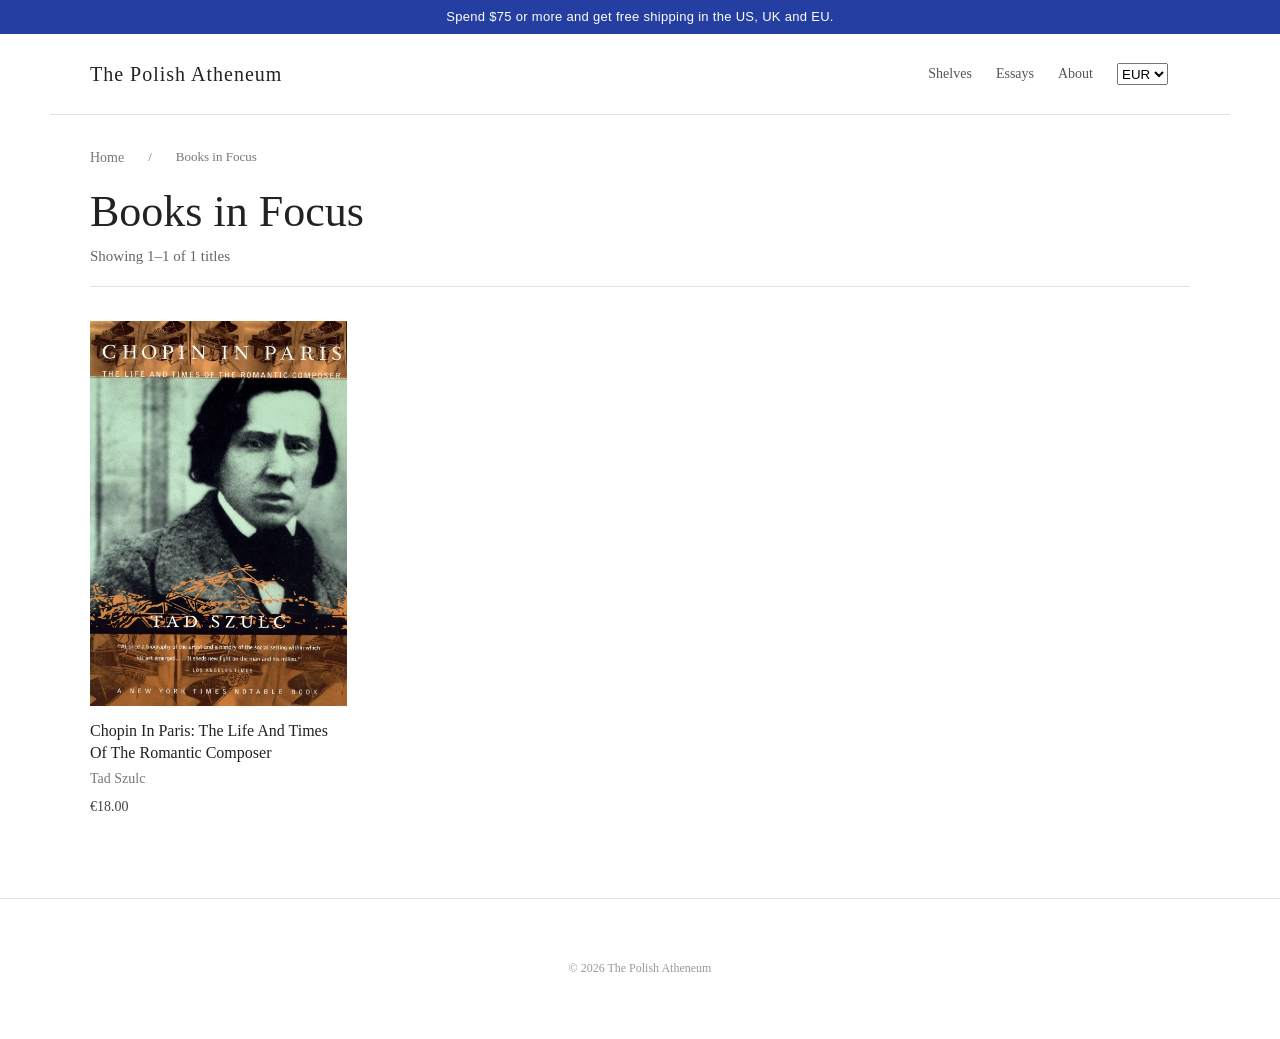
<file: category.html>
<!DOCTYPE html>
<html lang="en">
<head>
  <meta charset="UTF-8" />
  <meta name="viewport" content="width=device-width, initial-scale=1" />
  <title>Category – The Polish Atheneum</title>
  <link rel="stylesheet" href="style.css" />
  <style>
    .category-page {
      max-width: 1180px;
      margin: 0 auto;
      padding: 32px 40px 80px;
      box-sizing: border-box;
    }

    .breadcrumbs {
      font-size: 13px;
      color: #777;
      margin-bottom: 18px;
    }

    .breadcrumbs a {
      color: inherit;
      text-decoration: none;
    }

    .breadcrumbs a:hover {
      text-decoration: underline;
    }

    .category-header {
      margin-bottom: 34px;
      border-bottom: 1px solid #e5e2dc;
      padding-bottom: 18px;
    }

    .category-header h1 {
      font-size: clamp(30px, 4vw, 44px);
      line-height: 1.1;
      margin: 0 0 8px;
    }

    .category-meta {
      font-size: 15px;
      color: #666;
    }

    .category-grid {
      display: grid;
      grid-template-columns: repeat(4, minmax(0, 1fr));
      gap: 34px 24px;
    }

    .category-book {
      display: flex;
      flex-direction: column;
    }

    .category-book:hover h2 {
      text-decoration: underline;
    }

    .category-book .cover-img,
    .category-book .cover {
      margin-bottom: 14px;
    }

    .category-book h2 {
      font-size: 16px;
      line-height: 1.35;
      margin: 0 0 4px;
    }

    .category-book .author {
      margin: 0;
      font-size: 14px;
      color: #777;
    }

    .category-book .price {
      display: block;
      margin: 6px 0 0;
      font-size: 14px;
      color: #444;
    }

    .pagination {
      display: flex;
      justify-content: center;
      align-items: center;
      gap: 10px;
      margin-top: 42px;
      flex-wrap: wrap;
    }

    .page-link,
    .page-current,
    .page-nav {
      min-width: 40px;
      height: 40px;
      border: 1px solid #e5e2dc;
      display: inline-flex;
      align-items: center;
      justify-content: center;
      padding: 0 12px;
      box-sizing: border-box;
      font-size: 14px;
      border-radius: 6px;
      background: #fff;
    }

    .page-link:hover,
    .page-nav:hover {
      border-color: #d6d1c9;
    }

    .page-current {
      background: #f8f6f2;
      color: #222;
    }

    .empty-state {
      font-size: 16px;
      color: #666;
      padding: 20px 0 10px;
    }

    @media (max-width: 1100px) {
      .category-page {
        padding-left: clamp(60px, 7vw, 120px);
        padding-right: clamp(60px, 7vw, 120px);
      }

      .category-grid {
        grid-template-columns: repeat(3, minmax(0, 1fr));
      }
    }

    @media (max-width: 750px) {
      .category-grid {
        grid-template-columns: repeat(2, minmax(0, 1fr));
      }
    }

    @media (max-width: 600px) {
      .category-page {
        padding: 24px 18px 60px;
      }

      .category-grid {
        gap: 24px 12px;
      }
    }
  </style>
</head>
<body>
  <div class="top-banner">
    Spend $75 or more and get free shipping in the US, UK and EU.
  </div>

  <header>
    <div class="site-title">The Polish Atheneum</div>

    <nav>
      <a href="index.html">Shelves</a>
      <a href="#">Essays</a>
      <a href="#">About</a>

      <select id="currency-selector" aria-label="Select currency">
        <option value="EUR">EUR</option>
        <option value="USD">USD</option>
        <option value="GBP">GBP</option>
      </select>
    </nav>
  </header>

  <main class="category-page" id="categoryRoot">
    <p>Loading shelf…</p>
  </main>

  <footer>© 2026 The Polish Atheneum</footer>

  <script>
    const PER_PAGE = 20;
    const CURRENCY_KEY = "vistula_currency";
    const SYMBOL = { EUR: "€", USD: "$", GBP: "£" };

    function getCurrency() {
      return localStorage.getItem(CURRENCY_KEY) || "EUR";
    }

    function setCurrency(cur) {
      localStorage.setItem(CURRENCY_KEY, cur);
    }

    function formatMoney(value, cur) {
      if (value === null || value === undefined || value === "") return "";
      const num = Number(value);
      const formatted = Number.isFinite(num) ? num.toFixed(2) : String(value);
      return `${SYMBOL[cur] || ""}${formatted}`;
    }

    function priceForEdition(edition, cur) {
      if (!edition) return "";
      if (cur === "USD") return edition.price_usd ?? "";
      if (cur === "GBP") return edition.price_gbp ?? "";
      return edition.price_eur ?? "";
    }

    function primaryEdition(book) {
      if (!Array.isArray(book.editions)) return null;
      const valid = book.editions.filter(Boolean);
      if (!valid.length) return null;

      const preferredOrder = ["Paperback", "Hardcover", "Ebook"];
      for (const format of preferredOrder) {
        const match = valid.find(ed => String(ed.format || "").toLowerCase() === format.toLowerCase());
        if (match) return match;
      }
      return valid[0];
    }

    function bookPrice(book, cur) {
      return priceForEdition(primaryEdition(book), cur);
    }

    function getQueryParam(name) {
      return new URLSearchParams(window.location.search).get(name);
    }

    function escapeHtml(value) {
      return String(value ?? "")
        .replace(/&/g, "&amp;")
        .replace(/</g, "&lt;")
        .replace(/>/g, "&gt;")
        .replace(/\"/g, "&quot;")
        .replace(/'/g, "&#39;");
    }

    function normalizeShelves(book) {
      if (Array.isArray(book.shelves)) {
        return book.shelves.map(s => String(s).trim()).filter(Boolean);
      }
      if (typeof book.shelves === "string" && book.shelves.trim()) {
        return book.shelves.split(";").map(s => s.trim()).filter(Boolean);
      }
      if (book.shelf) return [String(book.shelf).trim()];
      if (book.category) return [String(book.category).trim()];
      return [];
    }

    function canonicalShelfName(name) {
      const map = {
        "books in focus": "Books in Focus",
        "classics": "Classics",
        "poetry": "Poetry",
        "polish history": "Polish History",
        "fiction": "Fiction",
        "young reader": "Young Reader",
        "non-fiction": "Non-fiction",
        "non fiction": "Non-fiction",
        "nonfiction": "Non-fiction"
      };
      const key = String(name || "").trim().toLowerCase();
      return map[key] || String(name || "").trim();
    }

    function categoryHref(name, page = 1) {
      const params = new URLSearchParams();
      params.set("name", name);
      if (page > 1) params.set("page", page);
      return `category.html?${params.toString()}`;
    }

    function bookHref(id) {
      return `book.html?id=${encodeURIComponent(id)}`;
    }

    async function loadCatalog() {
      const res = await fetch("catalog.json");
      if (!res.ok) throw new Error("Could not load catalog.json");
      return await res.json();
    }

    function sortedBooksForShelf(books, shelfName) {
      return books
        .filter(book => normalizeShelves(book).some(s => s.toLowerCase() === shelfName.toLowerCase()))
        .sort((a, b) => {
          const ao = Number(a.shelf_order ?? 999999);
          const bo = Number(b.shelf_order ?? 999999);
          if (ao !== bo) return ao - bo;
          return String(a.title || "").localeCompare(String(b.title || ""));
        });
    }

    function bookCardHTML(book, cur) {
      const cover = book.cover
        ? `<img class="cover-img" src="${escapeHtml(book.cover)}" alt="${escapeHtml(book.title)} cover">`
        : `<div class="cover"></div>`;

      const price = formatMoney(bookPrice(book, cur), cur);

      return `
        <a class="category-book" href="${bookHref(book.id)}">
          ${cover}
          <h2>${escapeHtml(book.title)}</h2>
          <p class="author">${escapeHtml(book.author || "")}</p>
          ${price ? `<p class="price">${price}</p>` : ""}
        </a>
      `;
    }

    function paginationHTML(currentPage, totalPages, shelfName) {
      if (totalPages <= 1) return "";

      const items = [];

      if (currentPage > 1) {
        items.push(`<a class="page-nav" href="${categoryHref(shelfName, currentPage - 1)}">‹</a>`);
      }

      for (let page = 1; page <= totalPages; page++) {
        if (page === currentPage) {
          items.push(`<span class="page-current">${page}</span>`);
        } else {
          items.push(`<a class="page-link" href="${categoryHref(shelfName, page)}">${page}</a>`);
        }
      }

      if (currentPage < totalPages) {
        items.push(`<a class="page-nav" href="${categoryHref(shelfName, currentPage + 1)}">›</a>`);
      }

      return `<nav class="pagination" aria-label="Pagination">${items.join("")}</nav>`;
    }

    function renderCategoryPage(shelfName, books, cur, page) {
      const totalBooks = books.length;
      const totalPages = Math.max(1, Math.ceil(totalBooks / PER_PAGE));
      const safePage = Math.min(Math.max(1, page), totalPages);
      const start = (safePage - 1) * PER_PAGE;
      const visibleBooks = books.slice(start, start + PER_PAGE);
      const rangeStart = totalBooks ? start + 1 : 0;
      const rangeEnd = Math.min(start + PER_PAGE, totalBooks);

      return `
        <nav class="breadcrumbs">
          <a href="index.html">Home</a> / <span>${escapeHtml(shelfName)}</span>
        </nav>

        <section class="category-header">
          <h1>${escapeHtml(shelfName)}</h1>
          <div class="category-meta">
            ${totalBooks ? `Showing ${rangeStart}–${rangeEnd} of ${totalBooks} titles` : `0 titles`}
          </div>
        </section>

        ${visibleBooks.length
          ? `<section class="category-grid">${visibleBooks.map(book => bookCardHTML(book, cur)).join("")}</section>`
          : `<p class="empty-state">No titles found in this category.</p>`}

        ${paginationHTML(safePage, totalPages, shelfName)}
      `;
    }

    function wireCurrencySelector() {
      const selector = document.getElementById("currency-selector");
      if (!selector) return;

      selector.value = getCurrency();
      selector.addEventListener("change", () => {
        setCurrency(selector.value);
        location.reload();
      });
    }

    (async () => {
      const root = document.getElementById("categoryRoot");

      try {
        const requestedShelf = getQueryParam("name") || "Books in Focus";
        const shelfName = canonicalShelfName(requestedShelf);
        const requestedPage = Number(getQueryParam("page") || "1");
        const currentPage = Number.isFinite(requestedPage) && requestedPage > 0 ? Math.floor(requestedPage) : 1;
        const cur = getCurrency();
        const books = await loadCatalog();
        const shelfBooks = sortedBooksForShelf(books, shelfName);

        document.title = `${shelfName} – The Polish Atheneum`;
        root.innerHTML = renderCategoryPage(shelfName, shelfBooks, cur, currentPage);
        wireCurrencySelector();
      } catch (err) {
        console.error(err);
        root.innerHTML = `<p style="color:red;">Failed to load category.</p>`;
      }
    })();
  </script>
</body>
</html>
</file>
<file: style.css>
body {
  margin: 0;
  font-family: Georgia, serif;
  background: #ffffff;
  color: #222;
  line-height: 1.6;
}

h1, h2, h3 { font-weight: normal; }
a { text-decoration: none; color: inherit; }

header {
  display: grid;
  grid-template-columns: 1fr auto auto;
  align-items: center;
  gap: 22px;
  max-width: 1180px;
  margin: 0 auto;
  padding: 24px 40px;
  box-sizing: border-box;
  border-bottom: 1px solid #e5e2dc;
}

.top-banner {
  display: block;
  width: 100%;
  box-sizing: border-box;
  background-color: #243FA1;
  color: #ffffff;
  text-align: center;
  font-size: 13px;
  padding: 8px 40px;
  line-height: 1.4;
  letter-spacing: 0.3px;
  text-transform: none;
  font-family: Arial, Helvetica, sans-serif;
  position: relative;
  z-index: 1000;
}

.site-title {
  font-size: 20px;
  letter-spacing: 1px;
}

nav {
  display: flex;
  gap: 24px;
}

nav a {
  font-size: 14px;
  color: #555;
}

nav a:hover { text-decoration: underline; }

.currency-toggle {
  display: inline-flex;
  gap: 12px;
  align-items: center;
  justify-content: flex-end;
}

.currency-btn {
  border: none;
  background: transparent;
  padding: 4px 0;
  font-size: 13px;
  color: #777;
  cursor: pointer;
  letter-spacing: 0.5px;
}

.currency-btn.active {
  color: #222;
  text-decoration: underline;
  text-underline-offset: 5px;
}

.currency-btn:hover { color: #444; }

.hero {
  text-align: center;
  max-width: 900px;
  margin: 0 auto;
  padding: 90px 40px 55px;
  box-sizing: border-box;
}

.hero h1 {
  font-size: 42px;
  margin-bottom: 12px;
}

.hero p {
  font-size: 18px;
  color: #666;
  max-width: 620px;
  margin: 0 auto;
}

.shelves-root {
  max-width: 1180px;
  margin: 0 auto;
  padding: 10px 40px 80px;
  box-sizing: border-box;
}

.shelf-head {
  display: flex;
  justify-content: space-between;
  align-items: baseline;
  margin-bottom: 18px;
}

.shelf-head h2 {
  font-size: 22px;
  margin: 0;
}

.shelf-title-link:hover { text-decoration: underline; }

.shelf-link {
  font-size: 14px;
  color: #666;
}

.shelf-link:hover { text-decoration: underline; }

.carousel-wrap {
  position: relative;
  display: flex;
  align-items: center;
  gap: 10px;
}

/* ==== Carousel: force 4 visible on desktop ==== */
.row-carousel {
  --gap: 24px;

  display: grid;
  grid-auto-flow: column;
  gap: var(--gap);

  grid-auto-columns: calc((100% - (var(--gap) * 3)) / 4);

  overflow-x: auto;
  overscroll-behavior-x: contain;
  scroll-snap-type: none;

  padding: 6px 6px 14px;
  border-radius: 6px;
  -webkit-overflow-scrolling: touch;
}

.row-carousel {
  --gap: 24px;

  display: grid;
  grid-auto-flow: column;
  gap: var(--gap);

  grid-auto-columns: calc((100% - (var(--gap) * 3)) / 4);

  overflow-x: auto;
  overscroll-behavior-x: contain;
  scroll-snap-type: none;

  padding: 6px 6px 14px;
  border-radius: 6px;
  -webkit-overflow-scrolling: touch;

  scrollbar-width: none;      /* Firefox */
  -ms-overflow-style: none;   /* old Edge/IE */
}

.row-carousel::-webkit-scrollbar {
  display: none;              /* Chrome, Edge, Safari */
}

.carousel-btn {
  width: 36px;
  height: 46px;
  border: 1px solid #e5e2dc;
  background: #f8f6f2;
  color: #444;
  cursor: pointer;
  border-radius: 6px;
  font-size: 22px;
  line-height: 1;
  display: flex;
  align-items: center;
  justify-content: center;
}

.carousel-btn:hover { border-color: #d6d1c9; }

.book {
  scroll-snap-align: start;
  display: flex;
  flex-direction: column;
}

.book:hover h3 { text-decoration: underline; }

.cover-img {
  width: 100%;
  aspect-ratio: 2 / 3;
  object-fit: cover;
  display: block;
  margin-bottom: 12px;
  background: #ddd;
}

.cover {
  width: 100%;
  aspect-ratio: 2 / 3;
  background: #ddd;
  margin-bottom: 12px;
}

.book h3 {
  font-size: 16px;
  margin: 4px 0;
}

.author {
  margin: 0;
  font-size: 14px;
  color: #777;
}

.price {
  display: none;
}

.view-all-card {
  border: 1px solid #e5e2dc;
  border-radius: 6px;
  padding: 14px;
  justify-content: center;
}

.view-all-box {
  display: flex;
  flex-direction: column;
  justify-content: center;
  height: 100%;
  min-height: 260px;
  text-align: center;
}

.view-all-title {
  font-size: 16px;
  margin-bottom: 6px;
}

.view-all-sub {
  font-size: 13px;
  color: #777;
}

.view-all-card:hover { border-color: #d6d1c9; }

/* 3 visible */
@media (max-width: 1100px) {
  header {
    padding-left: clamp(60px, 7vw, 120px);
    padding-right: clamp(60px, 7vw, 120px);
  }

  .shelves-root {
    padding-left: clamp(60px, 7vw, 120px);
    padding-right: clamp(60px, 7vw, 120px);
  }

  .row-carousel {
    grid-auto-columns: calc((100% - (var(--gap) * 2)) / 3);
  }
}

/* 2 visible */
@media (max-width: 750px) {
  .row-carousel {
    grid-auto-columns: calc((100% - (var(--gap) * 1)) / 2);
  }
}

footer {
  text-align: center;
  padding: 60px 20px;
  font-size: 12px;
  color: #999;
  border-top: 1px solid #e5e2dc;
}

/* Mobile */
@media (max-width: 600px) {
  header {
    grid-template-columns: 1fr;
    justify-items: center;
    padding: 18px 18px;
    text-align: center;
    gap: 12px;
  }

  @media (max-width: 600px) {
  .top-banner {
    padding: 8px 24px;
    line-height: 1.4;
  }
}
  
  nav { gap: 18px; }

  .hero { padding: 60px 18px 35px; }
  .hero h1 { font-size: 32px; }

  .shelves-root { padding: 0 18px 60px; }

  .carousel-btn { display: none; }

  .row-carousel {
    --gap: 12px;
    gap: var(--gap);
    grid-auto-columns: calc((100% - var(--gap)) / 2);
  }
}

/* ===== SLIDER ===== */
.slider {
  max-width: 1100px;
  margin: 40px auto;
  padding: 0 40px;
}

.slider-container {
  position: relative;
}

.slide img {
  width: 100%;
  height: auto;
  display: block;
}

.nav {
  position: absolute;
  top: 50%;
  transform: translateY(-50%);
  background: rgba(0,0,0,0.5);
  color: white;
  border: none;
  padding: 10px;
  cursor: pointer;
}

.prev { left: 10px; }
.next { right: 10px; }

.controls {
  text-align: center;
  margin-top: 10px;
}

.dot {
  height: 10px;
  width: 10px;
  margin: 0 5px;
  display: inline-block;
  background: #ccc;
  border-radius: 50%;
  cursor: pointer;
}

.dot.active {
  background: #333;
}
</file>
